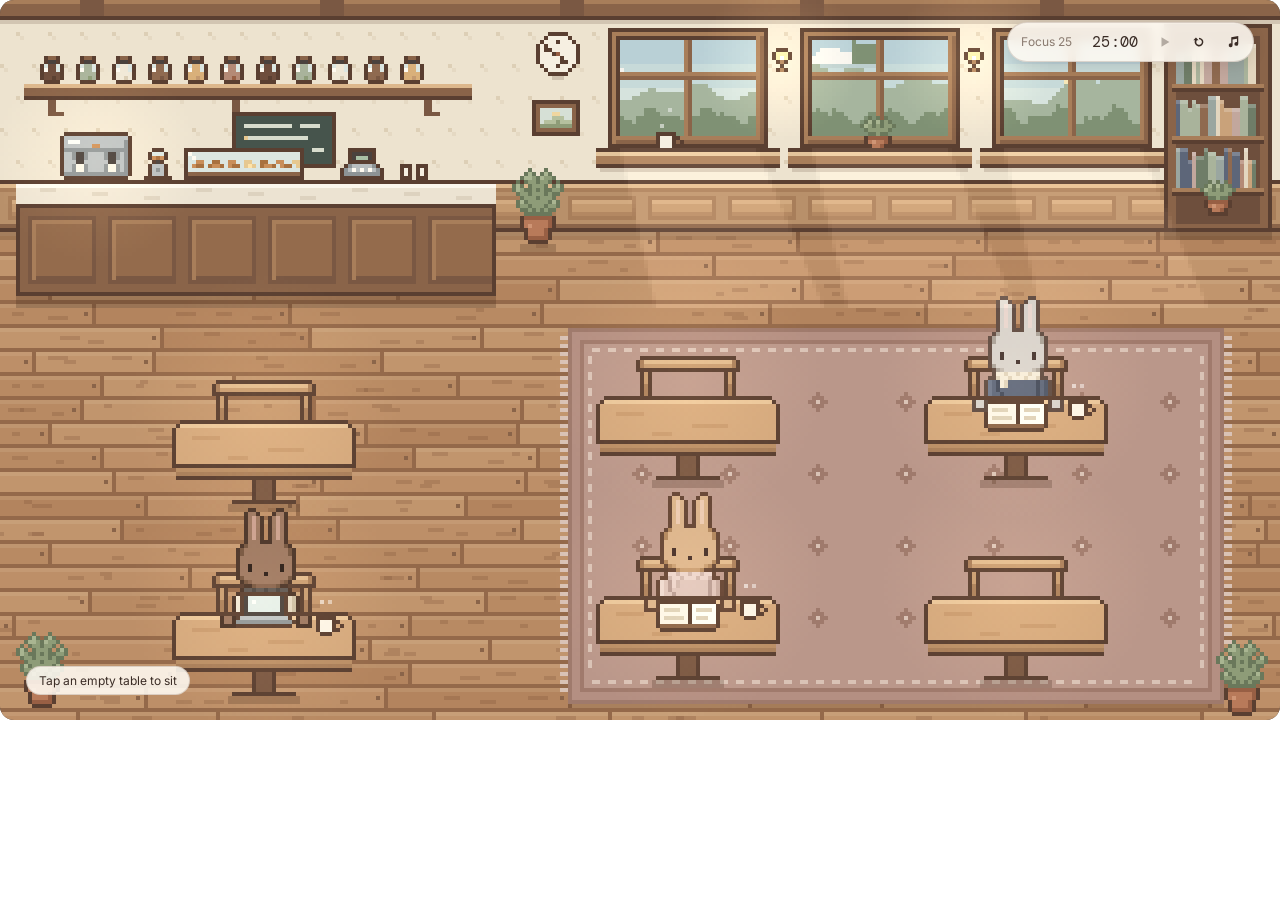
<file: cafe.html>
<!doctype html>
<html lang="en">
<head>
<meta charset="utf-8">
<meta name="viewport" content="width=device-width, initial-scale=1, viewport-fit=cover">
<title>Bunny Café</title>
<link href="https://fonts.googleapis.com/css2?family=DM+Mono:wght@400;500&family=Inter:wght@400;500&display=swap" rel="stylesheet">
<style>
:root{ --pill:rgba(255,251,243,.88); --pill-ink:#3a2c26; --pill-ink2:#8a7b70; --pill-line:rgba(90,63,49,.18); color-scheme:light; }
@media (prefers-color-scheme:dark){ :root:not([data-theme="light"]){ --pill:rgba(42,36,31,.86); --pill-ink:#efe7dc; --pill-ink2:#a59a8d; --pill-line:rgba(255,240,220,.14); color-scheme:dark; } }
:root[data-theme="dark"]{ --pill:rgba(42,36,31,.86); --pill-ink:#efe7dc; --pill-ink2:#a59a8d; --pill-line:rgba(255,240,220,.14); color-scheme:dark; }
html,body{ margin:0; background:transparent; }
.cafe{ position:relative; width:100%; aspect-ratio:16/9; overflow:hidden; border-radius:14px; background:#3b2e27; font-family:Inter,"Noto Sans KR",system-ui,sans-serif; }
.cafe canvas{ position:absolute; inset:0; width:100%; height:100%; image-rendering:pixelated; }
.hud{ position:absolute; top:3%; right:2%; display:flex; align-items:center; gap:2px; padding:4px; border-radius:999px; background:var(--pill); border:1px solid var(--pill-line); backdrop-filter:blur(6px); -webkit-backdrop-filter:blur(6px); color:var(--pill-ink); box-shadow:0 4px 14px rgba(40,25,15,.12); }
.hud button{ font:inherit; color:inherit; background:transparent; border:0; border-radius:999px; height:30px; min-width:30px; padding:0 9px; cursor:pointer; display:inline-flex; align-items:center; justify-content:center; }
.hud button:hover{ background:rgba(120,90,70,.10); }
.hud button:disabled{ opacity:.35; cursor:default; background:transparent; }
.hud .mode{ font-size:12px; color:var(--pill-ink2); }
.hud .time{ font-family:"DM Mono",ui-monospace,monospace; font-size:15px; letter-spacing:.02em; padding:0 6px; min-width:52px; text-align:center; }
.hud svg{ width:14px; height:14px; fill:currentColor; }
.hud .on{ color:#6f7d68; }
.hint{ position:absolute; left:2%; bottom:3.5%; font-size:12px; color:var(--pill-ink); background:var(--pill); border:1px solid var(--pill-line); border-radius:999px; padding:6px 12px; transition:opacity .4s; pointer-events:none; }
.hint.hide{ opacity:0; }
.names{ position:absolute; inset:0; pointer-events:none; }
.name{ position:absolute; transform:translate(-50%,-100%); font-family:Inter,"Noto Sans KR",system-ui,sans-serif; font-size:9px; font-weight:500; line-height:1; white-space:nowrap; max-width:72px; overflow:hidden; text-overflow:ellipsis; padding:2px 6px; border-radius:999px; background:var(--pill); color:var(--pill-ink); border:1px solid var(--pill-line); box-shadow:0 1px 3px rgba(40,25,15,.2); }
.name.me{ background:#6f7d68; color:#fffdf6; border-color:rgba(255,255,255,.2); }
.name.npc{ opacity:.6; font-weight:400; box-shadow:none; }
@media (max-width:480px){ .hud button{ height:26px; min-width:26px; padding:0 6px; } .hud .time{ font-size:13px; min-width:44px; } .hud .mode{ font-size:11px; } .hint{ font-size:11px; } .name{ font-size:8px; max-width:56px; } }
</style>
</head>
<body>
<div class="cafe" id="cafe">
  <canvas id="c" width="320" height="180" role="img" aria-label="Pixel café where bunnies study at tables"></canvas>
  <div class="hud" role="group" aria-label="Focus timer and music">
    <button class="mode" id="mode" title="Change session length">Focus 25</button>
    <span class="time" id="time" aria-live="polite">25:00</span>
    <button id="play" title="Start" aria-label="Start timer"><svg viewBox="0 0 16 16"><path d="M4 2.5v11l9-5.5z"/></svg></button>
    <button id="reset" title="Reset" aria-label="Reset timer"><svg viewBox="0 0 16 16"><path d="M8 3a5 5 0 1 1-4.6 3H1.5L4.5 2.8 7.5 6H5.6A3.2 3.2 0 1 0 8 4.8z"/></svg></button>
    <button id="music" title="Lo-fi music" aria-label="Toggle lo-fi music" aria-pressed="false"><svg viewBox="0 0 16 16"><path d="M6 2.5l8-1.5v9.2a2.2 2.2 0 1 1-1.5-2.1V4.2L7.5 5.1v6.6A2.2 2.2 0 1 1 6 9.6z"/></svg></button>
  </div>
  <div class="names" id="names"></div>
  <div class="hint" id="hint">Tap an empty table to sit</div>
</div>

<script>
(()=>{
const SPR = {"plant_big":["....G...G....","...GhG.GhG...","..GhhgGhggG..",".G.GggGggG.G.","GhG.GgggG.GhG","GhgGGgGgGGggG",".GggGgggGgGG.","..GgggGgggG..",".GhGgggggGhG.",".GggGgggGggG.","..GGgGgGgGG..","...GGGGGGG...","..ORRRRRRRO..","..OrrrrrrRO..","..OrQrrrrRO..","...OrrrrRO...","...OrrrrRO...","...ORRRRRO...","....OOOOO...."],"plant_small":["..G.G.G..",".GhGhGgG.","GhgGgGggG",".GgggggG.","..GGgGG..",".ORRRRRO.",".OrQrrRO.","..OrrRO..","..OOOOO.."],"espresso":["..OOOOOOOOOOOOOOOO..",".OmmmmmmmmmmmmmmmmO.",".OmZZZmmmmmmmmmmmMO.",".OmmmmmmmppmmmmmmMO.",".OMMMMMMMMMMMMMMMMO.",".OmmMkkMmmmmMkkMmMO.",".OmmMkkMmmmmMkkMmMO.",".OmmmkkmmmmmmkkmmMO.",".OmmMccMmmmmMccMmMO.",".OmmMccMmmmmMccMmMO.",".OMMMMMMMMMMMMMMMMO.","..OOOOOOOOOOOOOOOO.."],"jar":[".ODDO.",".OkkO.","OqJJqO","OZJJqO","OJJJJO","OJJjJO",".OOOO."],"grinder":["..OOO..",".OqqqO.",".OpPpO.","..OkO..",".OmmmO.",".OmMmO.",".OmmmO.","OOOOOOO"],"pastry":["OOOOOOOOOOOOOOOOOOOOOOOOOOOOOO","OZqqqqqqqqqqqqqqqqqqqqqqqqqqqO","OqZqqqqqqqqqqqqqqqqqqqqqqqqqqO","OqqppqqPPqqppqqyyqqPPqqppqqyyO","OqpPPqPppPqpPPqyYyqPppPqpPPqyO","OqqqqqqqqqqqqqqqqqqqqqqqqqqqqO","ODDDDDDDDDDDDDDDDDDDDDDDDDDDDO","OOOOOOOOOOOOOOOOOOOOOOOOOOOOOO"],"register":["...OOOOOOO..","...OkkkkkO..","...OkLLLkO..","...OOOOOOO..","..OMmmmmmMO.",".OMmZmZmZmMO",".OMMMMMMMMMO",".OOOOOOOOOOO"],"cups":["OOO.OOO.","OcO.OcO.","OcO.OcO.","OOO.OOO."],"mug":["OOOOO..","OcccOO.","OcccO.O","OcccOO.",".OOO..."],"sconce":[".OOO.","OYYYO","OYZYO",".OCO.","..O..",".OCO."],"clock":["...OOOOO...","..OcccccO..",".OcccOcccO.","OcccccccccO","OcccccccccO","OcccccccccO","OcccccccccO","OcccccccccO",".OcccOcccO.","..OcccccO..","...OOOOO..."],"chair":[".OOOOOOOOOOOOOOOOOOOOOOOO.","OCAAAAAAAAAAAAAAAAAAAAAACO","OCBBBBBBBBBBBBBBBBBBBBBBCO","OOOOOOOOOOOOOOOOOOOOOOOOOO",".OBO..................OBO.",".OBO..................OBO.",".OBO..................OBO.",".OCO..................OCO.",".OCO..................OCO.",".OCO..................OCO."],"book_open":[".OOOOOOOOOOOOOO.","OcccccccOZZZZZZO","OcxxxxccOZxxxxZO","OcccccccOZZZZZZO","OcxxxxxcOZxxxZZO","OcccccccOZZZZZZO","ODDDDDDDDDDDDDDO",".OOOOOOOOOOOOOO."],"laptop":["..OOOOOOOOOOOO..","..OkqqqqqqqqkO..","..OkqZqqqqqqkO..","..OkqqqqqqqqkO..","..OkqqqqqqqqkO..","..OkkkkkkkkkkO..",".OmmmmmmmmmmmmO.","OMMMMMMMMMMMMMMO",".OOOOOOOOOOOOOO."],"frame_art":["OOOOOOOOOOOO","ODDDDDDDDDDO","ODssssssssDO","ODsssYYsssDO","ODssslllssDO","ODslllLlllDO","ODLLLLLLLLDO","ODDDDDDDDDDO","OOOOOOOOOOOO"]};
const qs = new URLSearchParams(location.search);
const CFG = {
  lat: parseFloat(qs.get('lat')) || 46.0727,   // Pécs
  lon: parseFloat(qs.get('lon')) || 18.2323,
  fur: qs.get('fur') || 'ivory',
  outfit: qs.get('outfit') || 'Sage knit',
  music: qs.get('music') || '',                // optional: your own audio file URL
  phase: qs.get('phase') || '',                // preview only: day | dawn | dusk | night
  weather: qs.get('weather') || '',            // preview only: clear | cloudy | rain | storm | snow | fog
};
const W=320, H=180;
const cv=document.getElementById('c'), ctx=cv.getContext('2d');
const bg=document.createElement('canvas'); bg.width=W; bg.height=H; const bx=bg.getContext('2d');

// ---------- palette ----------
const PAL = {
  O:'#5a3f31', D:'#8a6449', C:'#a87e5a', B:'#c49a70', A:'#dcb78c',
  c:'#f6efe1', Z:'#fffaf0', x:'#d8ccb4',
  g:'#8e9c78', G:'#6a785b', h:'#a9b591',
  r:'#b87a5a', R:'#985f44', Q:'#cf9575',
  m:'#b9bebf', M:'#8d9395', k:'#4a423e', p:'#c98e5a', P:'#a8703f', y:'#e6c890',
  Y:'#ffe3a8', L:'#a9bfa5', q:'#dce6e1', J:'#6f4e3d', j:'#5a3f31',
  s:'#cfdad0', l:'#a9b591',
};
function spr(c, name, x, y, over){
  const g=SPR[name];
  for(let j=0;j<g.length;j++){ const r=g[j];
    for(let i=0;i<r.length;i++){ const ch=r[i]; if(ch==='.') continue;
      c.fillStyle=(over&&over[ch])||PAL[ch]; c.fillRect(x+i,y+j,1,1); } }
}
function P(c,x,y,w,h,col){ c.fillStyle=col; c.fillRect(x|0,y|0,w,h); }
let seed=7; function rnd(){ seed=(seed*16807)%2147483647; return seed/2147483647; }

// ---------- static layer ----------
const WINS=[{x:152,y:7},{x:200,y:7},{x:248,y:7}], WW=40, WH=30;
const SEATS=[{cx:66,cy:112},{cx:66,cy:160},{cx:172,cy:106},{cx:254,cy:106},{cx:172,cy:156},{cx:254,cy:156}];

function drawStatic(){
  const c=bx; seed=7; c.clearRect(0,0,W,H);
  // wallpaper
  P(c,0,0,W,58,'#ede3cf');
  for(let y=8;y<46;y+=8) for(let x=((y/8)%2)*4;x<W;x+=8){ P(c,x,y,1,1,'#ddcfb6'); P(c,x+1,y+1,1,1,'#e5d9c3'); }
  // ceiling beam
  P(c,0,0,W,4,'#8a6449'); P(c,0,0,W,1,'#a87e5a'); P(c,0,4,W,1,'#5a3f31'); P(c,0,5,W,1,'rgba(90,63,49,.18)');
  for(let x=20;x<W;x+=60){ P(c,x,0,6,5,'#7a5843'); P(c,x,4,6,1,'#5a3f31'); }
  // wainscot
  P(c,0,45,W,1,'#5a3f31'); P(c,0,46,W,1,'#dcb78c'); P(c,0,47,W,1,'#a87e5a');
  P(c,0,48,W,8,'#b8906a');
  for(let x=2;x<W;x+=20){ P(c,x,49,17,6,'#a87e5a'); P(c,x+1,50,15,4,'#c49a70'); P(c,x+1,50,15,1,'#d2aa80'); P(c,x+1,53,15,1,'#b38862'); }
  P(c,0,56,W,1,'#8a6449'); P(c,0,57,W,1,'#5a3f31');
  // floor planks
  const tones=['#bd8f68','#b88a63','#b3845e','#c1956d'];
  for(let y=58,row=0;y<H;y+=6,row++){
    let x=-Math.floor(rnd()*40);
    while(x<W){ const len=30+Math.floor(rnd()*34), t=tones[Math.floor(rnd()*tones.length)];
      P(c,x,y,len,5,t); P(c,x,y,len,1,'rgba(255,240,215,.10)');
      for(let k=0;k<3;k++){ const gx=x+3+Math.floor(rnd()*(len-8)), gy=y+1+Math.floor(rnd()*3); P(c,gx,gy,2+Math.floor(rnd()*4),1,'rgba(110,70,45,.22)'); }
      P(c,x+len-1,y,1,5,'#94694a'); P(c,x+len-3,y+2,1,1,'#8a6449'); x+=len; }
    P(c,0,y+5,W,1,'#94694a');
  }
  P(c,0,58,W,2,'rgba(70,45,30,.22)');
  // rug
  const rx=142, ry=82, rw=164, rh=94;
  P(c,rx,ry,rw,rh,'#9f7a6c'); P(c,rx+1,ry+1,rw-2,rh-2,'#b48f82');
  P(c,rx+3,ry+3,rw-6,rh-6,'#a07a6c'); P(c,rx+4,ry+4,rw-8,rh-8,'#ba978a');
  for(let x=rx+6;x<rx+rw-6;x+=4){ P(c,x,ry+5,2,1,'#d9c2b5'); P(c,x,ry+rh-6,2,1,'#d9c2b5'); }
  for(let y=ry+7;y<ry+rh-7;y+=4){ P(c,rx+5,y,1,2,'#d9c2b5'); P(c,rx+rw-6,y,1,2,'#d9c2b5'); }
  for(let y=ry+16;y<ry+rh-12;y+=18) for(let x=rx+16;x<rx+rw-12;x+=22){
    P(c,x+2,y,1,1,'#9f7a6c'); P(c,x+1,y+1,3,1,'#9f7a6c'); P(c,x,y+2,5,1,'#9f7a6c'); P(c,x+1,y+3,3,1,'#9f7a6c'); P(c,x+2,y+4,1,1,'#9f7a6c'); P(c,x+2,y+2,1,1,'#d9c2b5'); }
  for(let y=ry+2;y<ry+rh-2;y+=2){ P(c,rx-2,y,2,1,'#d9c2b5'); P(c,rx+rw,y,2,1,'#d9c2b5'); }
  P(c,rx,ry+rh,rw,1,'rgba(70,45,30,.2)');
  // shelf + jars
  const jarCols=[['#6f4e3d','#5a3f31'],['#a9b39b','#8e9c78'],['#efe7d6','#d8ccb4'],['#8f6a50','#7a5843'],['#d9b07a','#c49a70'],['#b48a76','#985f44']];
  for(let i=0;i<11;i++){ const [J,j]=jarCols[i%jarCols.length]; spr(c,'jar',10+i*9,14,{J,j}); }
  P(c,6,21,112,1,'#dcb78c'); P(c,6,22,112,2,'#8a6449'); P(c,6,24,112,1,'#5a3f31');
  [12,58,106].forEach(x=>{ P(c,x,25,2,4,'#7a5843'); P(c,x+1,28,3,1,'#7a5843'); });
  // menu board
  P(c,58,28,26,14,'#5a3f31'); P(c,59,29,24,12,'#46544c');
  [[61,31,12],[61,34,16],[61,37,10],[75,31,5],[78,37,3]].forEach(([x,y,w])=>P(c,x,y,w,1,'#d7dccd'));
  P(c,61,34,1,1,'#e6c890');
  // clock + art
  spr(c,'clock',134,8); P(c,138,19,3,1,'rgba(90,63,49,.2)');
  spr(c,'frame_art',133,25,{s:'#d6e0d6',l:'#b5c09e',L:'#8e9c78',Y:'#efd6a0'});
  // windows (glass transparent)
  WINS.forEach(w=>{
    const {x,y}=w;
    c.clearRect(x+3,y+3,WW-6,WH-6);
    P(c,x,y,WW,3,'#8a6449'); P(c,x,y+WH-3,WW,3,'#8a6449'); P(c,x,y,3,WH,'#8a6449'); P(c,x+WW-3,y,3,WH,'#8a6449');
    P(c,x,y,WW,1,'#5a3f31'); P(c,x,y+WH-1,WW,1,'#5a3f31'); P(c,x,y,1,WH,'#5a3f31'); P(c,x+WW-1,y,1,WH,'#5a3f31');
    P(c,x+1,y+1,WW-2,1,'#a87e5a'); P(c,x+1,y+1,1,WH-2,'#a87e5a');
    P(c,x+2,y+2,WW-4,1,'#5a3f31'); P(c,x+2,y+2,1,WH-4,'#5a3f31'); P(c,x+2,y+WH-3,WW-4,1,'#a87e5a'); P(c,x+WW-3,y+2,1,WH-4,'#a87e5a');
    P(c,x+19,y+3,2,WH-6,'#8a6449'); P(c,x+19,y+3,1,WH-6,'#a87e5a');
    P(c,x+3,y+11,WW-6,2,'#8a6449'); P(c,x+3,y+11,WW-6,1,'#a87e5a');
    // sill
    P(c,x-3,y+WH,WW+6,1,'#5a3f31'); P(c,x-3,y+WH+1,WW+6,1,'#e3c49b'); P(c,x-3,y+WH+2,WW+6,2,'#a87e5a'); P(c,x-3,y+WH+4,WW+6,1,'#5a3f31');
    P(c,x-2,y+WH+5,WW+4,1,'rgba(90,63,49,.18)');
  });
  spr(c,'plant_small',215,WINS[1].y+WH-8);
  spr(c,'mug',164,WINS[0].y+WH-4);
  // sconces
  spr(c,'sconce',193,12); spr(c,'sconce',241,12);
  // bookshelf
  const sx=291, sy=6, sw=27, sh=52;
  P(c,sx,sy,sw,sh,'#5a3f31'); P(c,sx+1,sy+1,sw-2,sh-2,'#8a6449'); P(c,sx+3,sy+3,sw-6,sh-5,'#6e4f3d');
  const spines=['#9aa6a0','#c9a27a','#b48a76','#6f7d68','#e3d6bf','#8f6a50','#5d6679','#c2a79d','#a9b39b'];
  [sy+3,sy+16,sy+29].forEach((top,si)=>{
    let x=sx+3; while(x<sx+sw-4){ const w=1+Math.floor(rnd()*2), hgt=7+Math.floor(rnd()*4), col=spines[Math.floor(rnd()*spines.length)];
      if(rnd()<.12 && x<sx+sw-8){ P(c,x,top+12-6,7,2,col); P(c,x,top+12-6,7,1,'rgba(255,255,255,.18)'); x+=8; continue; }
      P(c,x,top+12-hgt,w,hgt,col); P(c,x,top+12-hgt,w,1,'rgba(255,255,255,.2)'); x+=w; }
    P(c,sx+2,top+12,sw-4,1,'#a87e5a'); P(c,sx+2,top+13,sw-4,1,'#5a3f31');
  });
  spr(c,'plant_small',sx+9,sy+42-3);
  P(c,sx,sy+sh,sw,2,'rgba(70,45,30,.25)');
  // counter
  const cx0=4, cw=120;
  spr(c,'espresso',14,33); spr(c,'grinder',36,37); spr(c,'pastry',46,37); spr(c,'register',84,37); spr(c,'cups',100,41);
  P(c,cx0,45,cw,1,'#5a3f31'); P(c,cx0,46,cw,5,'#ece3d2'); P(c,cx0,46,cw,1,'#fbf6ec');
  for(let i=0;i<9;i++){ P(c,cx0+6+i*13,47+(i%3),4,1,'#ddd2bf'); }
  P(c,cx0,51,cw,1,'#5a3f31'); P(c,cx0,52,cw,22,'#8a6449');
  for(let x=cx0+3;x<cx0+cw-12;x+=20){ P(c,x,54,17,17,'#7a5843'); P(c,x+1,55,15,15,'#946b4c'); P(c,x+1,55,15,1,'#a87e5a'); P(c,x+1,55,1,15,'#a87e5a'); P(c,x+2,69,14,1,'#7a5843'); }
  P(c,cx0,52,1,22,'#5a3f31'); P(c,cx0+cw-1,52,1,22,'#5a3f31'); P(c,cx0,73,cw,1,'#5a3f31');
  P(c,cx0,74,cw,3,'rgba(70,45,30,.28)');
  // plants
  spr(c,'plant_big',128,42); P(c,130,61,9,2,'rgba(70,45,30,.25)');
  spr(c,'plant_big',4,158); spr(c,'plant_big',304,160);
}

// ---------- outside ----------
const hills=[], trees=[];
(function(){ for(let i=0;i<WW*6;i++){ hills[i]=11+Math.round(3*Math.sin(i/13)+2*Math.sin(i/5.3+1)+1.2*Math.sin(i/2.1)); trees[i]=19+Math.round(1.5*Math.sin(i/2.3)+Math.sin(i/1.1+2)+ (i%7===0?-1:0)); } })();
const SKY={
  day:   {b:['#b9d0d6','#c7dad9','#d6e3dd','#e4ece2'], hill:'#a6b59e', tree:'#7f9174', city:null},
  cloudy:{b:['#c4cbcb','#ced3d1','#d8dcd7','#e1e3dd'], hill:'#a8aea2', tree:'#828c7b', city:null},
  dusk:  {b:['#b49aa8','#d7a99a','#ebc1a2','#f3d7b4'], hill:'#9a8584', tree:'#6e6466', city:'#ffd9a0'},
  dawn:  {b:['#c3c3d2','#dcc6c8','#ecd2c2','#f4e2cc'], hill:'#a99c9c', tree:'#7c7677', city:null},
  night: {b:['#2c3550','#36405c','#424b66','#4d5670'], hill:'#283146', tree:'#1f2738', city:'#f6cf86'},
};
let env={phase:'day', weather:'clear', code:0, flash:0, sunrise:6.5, sunset:18};
function bpHour(){
  const p=new Intl.DateTimeFormat('en-GB',{timeZone:'Europe/Budapest',hour:'2-digit',minute:'2-digit',hour12:false}).formatToParts(new Date());
  const h=+p.find(x=>x.type==='hour').value%24, m=+p.find(x=>x.type==='minute').value; return {h,m,f:h+m/60};
}
function bpMonth(){ return +new Intl.DateTimeFormat('en-GB',{timeZone:'Europe/Budapest',month:'numeric'}).format(new Date())-1; }
const SR=[7.4,6.9,6.1,6.1,5.3,4.9,5.1,5.7,6.3,6.9,6.6,7.3], SS=[16.4,17.1,17.8,19.5,20.1,20.5,20.4,19.8,18.9,17.9,16.3,16.0];
function updatePhase(){
  const t=bpHour().f, sr=env.sunrise, ss=env.sunset;
  env.phase = (t<sr-0.7||t>ss+0.8)?'night' : (t<sr+0.8)?'dawn' : (t>ss-0.9)?'dusk' : 'day';
  if(CFG.phase) env.phase=CFG.phase;
  if(CFG.weather) env.weather=CFG.weather;
}
function weatherFromCode(c){
  if([95,96,99].includes(c)) return 'storm';
  if((c>=71&&c<=77)||c===85||c===86) return 'snow';
  if((c>=51&&c<=67)||(c>=80&&c<=82)) return 'rain';
  if(c===45||c===48) return 'fog';
  if(c===2||c===3) return 'cloudy';
  return 'clear';
}
async function fetchWeather(){
  try{
    const u=`https://api.open-meteo.com/v1/forecast?latitude=${CFG.lat}&longitude=${CFG.lon}&current=weather_code&daily=sunrise,sunset&timezone=Europe%2FBudapest&forecast_days=1`;
    const r=await fetch(u); const d=await r.json();
    env.code=d.current.weather_code; env.weather=weatherFromCode(env.code);
    const hm=s=>{ const t=s.split('T')[1].split(':'); return +t[0]+(+t[1])/60; };
    env.sunrise=hm(d.daily.sunrise[0]); env.sunset=hm(d.daily.sunset[0]);
  }catch(e){ /* offline or blocked: keep time-of-day only */ }
  if(CFG.weather) env.weather=CFG.weather;
  updatePhase();
}
const clouds=[{x:10,y:6,w:14},{x:70,y:3,w:18},{x:120,y:8,w:12},{x:160,y:4,w:16}];
const flakes=Array.from({length:70},()=>({x:Math.random()*160,y:Math.random()*30,s:Math.random()*.5+.3}));
const drops=Array.from({length:60},()=>({x:Math.random()*170,y:Math.random()*30}));
function drawOutside(tick){
  const ph=env.phase, wx=env.weather;
  let pal=SKY[ph];
  if((wx==='cloudy'||wx==='rain'||wx==='storm'||wx==='fog'||wx==='snow') && ph==='day') pal=SKY.cloudy;
  const ox=WINS[0].x, oy=WINS[0].y+3, span=WINS[2].x+WW-ox, gh=WH-6;
  ctx.save(); ctx.beginPath(); WINS.forEach(w=>ctx.rect(w.x+3,w.y+3,WW-6,WH-6)); ctx.clip();
  pal.b.forEach((col,i)=>P(ctx,ox,oy+i*Math.ceil(gh/4),span,Math.ceil(gh/4),col));
  // sun / moon
  const t=bpHour().f;
  if(wx==='clear'||wx==='cloudy'){
    if(ph==='night'){ const mx=ox+span*0.72, my=oy+5; P(ctx,mx,my,4,4,'#eee6cf'); P(ctx,mx+1,my-1,2,1,'#eee6cf'); P(ctx,mx+1,my+4,2,1,'#eee6cf'); P(ctx,mx-1,my+1,1,2,'#eee6cf'); P(ctx,mx+4,my+1,1,2,'#eee6cf'); P(ctx,mx+2,my,2,2,'#d8cfb6');
      for(let i=0;i<18;i++){ const sx=ox+((i*37)%span), sy=oy+((i*13)%10); if(((tick>>2)+i)%9) P(ctx,sx,sy,1,1,'#e9e4d2'); } }
    else { const f=Math.min(1,Math.max(0,(t-env.sunrise)/(env.sunset-env.sunrise))); const sx=ox+4+f*(span-12), sy=oy+12-Math.round(Math.sin(f*Math.PI)*9);
      const sc=ph==='day'?'#f6e7b8':'#f2c48f'; P(ctx,sx,sy,4,4,sc); P(ctx,sx+1,sy-1,2,1,sc); P(ctx,sx+1,sy+4,2,1,sc); P(ctx,sx-1,sy+1,1,2,sc); P(ctx,sx+4,sy+1,1,2,sc); }
  }
  // clouds
  const nC = wx==='clear'?2:4, cc = ph==='night'?'#4a5470':(wx==='rain'||wx==='storm')?'#b3b9ba':'#f4f2ec';
  for(let i=0;i<nC;i++){ const cl=clouds[i]; const x=ox+((cl.x+tick*0.05*(i+1))%(span+30))-20;
    P(ctx,x+2,oy+cl.y,cl.w-4,1,cc); P(ctx,x,oy+cl.y+1,cl.w,2,cc); P(ctx,x+3,oy+cl.y-1,5,1,cc); P(ctx,x+1,oy+cl.y+3,cl.w-2,1,'rgba(0,0,0,.05)'); }
  // Mecsek hills + cathedral + trees
  for(let i=0;i<span;i++){ const hh=hills[i]; P(ctx,ox+i,oy+hh,1,gh-hh,pal.hill); }
  const cx=ox+span*0.45|0, base=oy+hills[cx-ox]-1;
  [[0,7],[6,7],[1,5],[5,5]].forEach(([dx,hh],k)=>P(ctx,cx+dx,base-hh,1,hh, k<2?pal.tree:pal.tree));
  P(ctx,cx,base-3,7,3,pal.tree); P(ctx,cx+2,base-5,3,2,pal.tree);
  if(pal.city){ for(let i=0;i<span;i+=5){ const y=oy+hills[i]+2+(i%3); if((i*7)%3) P(ctx,ox+i,y,1,1,pal.city); } }
  for(let i=0;i<span;i++){ const th=trees[i]; P(ctx,ox+i,oy+th,1,gh-th,pal.tree); }
  // weather
  if(wx==='rain'||wx==='storm'){
    drops.forEach(d=>{ d.y+=2.2; d.x-=0.6; if(d.y>gh){ d.y=-2; d.x=Math.random()*(span+10); }
      P(ctx,ox+d.x,oy+d.y,1,2,ph==='night'?'#7d8aa3':'#a7b4bb'); });
    if(wx==='storm' && Math.random()<0.006) env.flash=3;
  }
  if(wx==='snow'){ flakes.forEach(f=>{ f.y+=f.s; f.x+=Math.sin((tick+f.y)/9)*0.3; if(f.y>gh){ f.y=-1; f.x=Math.random()*span; } P(ctx,ox+f.x,oy+f.y,1,1,'#fbfaf5'); }); }
  if(wx==='fog'){ for(let i=0;i<3;i++){ P(ctx,ox,oy+10+i*5,span,3,'rgba(240,240,236,.35)'); } }
  if(env.flash>0){ P(ctx,ox,oy,span,gh,'rgba(255,255,255,.55)'); env.flash--; }
  ctx.restore();
}

// ---------- bunnies ----------
const BUN=[
".......OO.....OO.......","......OWWO...OWWO......","......OWPWO.OWPWO......","......OWPWO.OWPWO......",
"......OWPWO.OWPWO......","......OWPWO.OWPWO......","......OWPWO.OWPWO......","......OWPWO.OWPWO......",
"......OWWWOOOWWWO......",".....OtWWWWWWWWWtO.....","....OtWWWWWWWWWWWtO....","....OtWWWWWWWWWWWtO....",
"....OWWWWWWWWWWWWWO....","....OWWWWWWWWWWWWWO....","....OWWEWWWWWWWEWWO....","....OWWEWWWWWWWEWWO....",
"....OWWWWWWNWWWWWWO....","....OtWWWWWWWWWWWtO....",".....OtwWWWWWWWwtO.....","......OOtwwwwwtOO......",
".....OMMmMMmMMmMMO.....","....OOmMMmMMMmMMmOO....","...OjKqMmKKKKKKKqKkO...","...OjKqMmKKKKKKKqKkO...",
"...OjKqKKKKKKKKKqKkO...","...OjKKqKKKKKKKKqKkO...",
];
const FURS={
  ivory:{W:'#f8f2e2',w:'#ece0c7',t:'#dcc6a3',P:'#efdccb',E:'#5a3d30',O:'#6f4e3d'},
  cream:{W:'#efdfc2',w:'#e0caa5',t:'#c9ad85',P:'#e8cdb8',E:'#5a3d30',O:'#6f4e3d'},
  caramel:{W:'#d6b089',w:'#c39a71',t:'#ad845c',P:'#e6c5ad',E:'#46302a',O:'#634434'},
  cocoa:{W:'#9a7660',w:'#86634e',t:'#745540',P:'#c69d8c',E:'#2c1f1a',O:'#4a3429'},
  grey:{W:'#d2cdc7',w:'#bdb6ae',t:'#a69e95',P:'#e3d1ca',E:'#463632',O:'#5f4b42'},
  charcoal:{W:'#6e6560',w:'#5e5650',t:'#4f4843',P:'#a08d86',E:'#1e1715',O:'#3a2c26'},
};
const OUTFITS={
  'Sage knit':{K:'#b3b49c',k:'#979a80',j:'#c6c6b0',q:'#8a8d74',M:'#a87a6a',m:'#8c6353',n:'#c9a898'},
  'Oatmeal':{K:'#ddd2bd',k:'#c6b9a0',j:'#e9e0cf',q:'#b6a88e',M:'#5e5753',m:'#4c4643',n:'#8a827d'},
  'Navy':{K:'#5d6679',k:'#4d5566',j:'#6e778a',q:'#444b5b',M:'#ece4d3',m:'#d8ccb6',n:'#f6f0e4'},
  'Rose':{K:'#d8bfb6',k:'#c2a79d',j:'#e6d2ca',q:'#b39890',M:'#e3cdc5',m:'#cab1a8',n:'#ecdcd5'},
  'Doctor':{K:'#f2efe9',k:'#dbd6cc',j:'#fbfaf6',q:'#c9c3b8',M:'#8fa9a0',m:'#7a948b',n:'#a9bfb7'},
  'Corduroy':{K:'#9b7a5c',k:'#85674c',j:'#ad8e70',q:'#7a5d44',M:'#eadfca',m:'#d4c6ac',n:'#f3ebdc'},
};
let npcs={1:{fur:'cocoa',outfit:'Oatmeal',item:'laptop',phase:3},3:{fur:'grey',outfit:'Navy',item:'book',phase:11},4:{fur:'caramel',outfit:'Rose',item:'book',phase:19}};
const me={fur:FURS[CFG.fur]?CFG.fur:'ivory', outfit:OUTFITS[CFG.outfit]?CFG.outfit:'Sage knit', item:'book', phase:0, seat:null};
const qsSeat=parseInt(qs.get('seat'),10); if(!isNaN(qsSeat)&&SEATS[qsSeat]&&!npcs[qsSeat]) me.seat=qsSeat;

// 부모(앱)에서 '지금 공부 중인 친구' 목록을 받아 카페 자리에 앉힌다.
// 메시지를 한 번이라도 받으면 기본 NPC는 실제 친구로 대체된다(단독 실행 시엔 기본 NPC 유지).
let cafeFriends=null, meName='';
const esc=s=>String(s).replace(/[&<>"']/g,c=>({'&':'&amp;','<':'&lt;','>':'&gt;','"':'&quot;',"'":'&#39;'}[c]));
// 접속한 친구가 없거나 적을 때 카페가 휑하지 않게 채워 넣는 단골 NPC들.
const NPC_POOL=[
  {name:'모카', fur:'cocoa',    outfit:'Oatmeal',   item:'laptop'},
  {name:'라테', fur:'ivory',    outfit:'Sage knit', item:'book'},
  {name:'보리', fur:'caramel',  outfit:'Rose',      item:'book'},
  {name:'쑥',   fur:'grey',     outfit:'Navy',      item:'laptop'},
  {name:'콩',   fur:'charcoal', outfit:'Corduroy',  item:'book'},
  {name:'별',   fur:'cream',    outfit:'Doctor',    item:'book'},
];
const MIN_CAFE=3; // 나를 제외하고 카페에 늘 보일 최소 토끼 수 (친구가 적으면 NPC로 채움)
function applyFriends(list){
  npcs={};
  const order=[2,4,0,3,1,5]; let k=0;
  const nextSeat=()=>{ while(k<order.length && order[k]===me.seat) k++; return k<order.length?order[k++]:-1; };
  // 1) 실제 공부 중인 친구 먼저 앉힌다 (이름표 표시)
  for(const f of (list||[])){
    const seat=nextSeat(); if(seat<0) break;
    npcs[seat]={ fur:FURS[f.fur]?f.fur:'ivory', outfit:OUTFITS[f.outfit]?f.outfit:'Sage knit', item:(f.item==='laptop'?'laptop':'book'), phase:(seat*9+5)%40, name:f.name||'' };
  }
  // 2) 남은 빈 자리를 단골 NPC로 채운다 (카페가 비어 보이지 않게)
  let p=0;
  while(Object.keys(npcs).length < MIN_CAFE){
    const seat=nextSeat(); if(seat<0) break;
    const n=NPC_POOL[p++ % NPC_POOL.length];
    npcs[seat]={ fur:n.fur, outfit:n.outfit, item:n.item, phase:(seat*9+5)%40, name:n.name, npc:true };
  }
  renderNames();
}
function reflowFriends(){ if(cafeFriends) applyFriends(cafeFriends); else renderNames(); }
// 카페 토끼 위 이름표 (친구 + 나). 좌표는 320x180 씬 기준 %라 창 크기에 맞춰 자동 스케일.
function renderNames(){
  const host=document.getElementById('names'); if(!host) return;
  let html='';
  SEATS.forEach((s,i)=>{
    let nm=null, cls='';
    if(npcs[i]&&npcs[i].name){ nm=npcs[i].name; if(npcs[i].npc) cls=' npc'; }
    else if(me.seat===i&&meName){ nm=meName; cls=' me'; }
    if(!nm) return;
    const x=s.cx/320*100, y=(s.cy-36)/180*100;
    html+=`<div class="name${cls}" style="left:${x}%;top:${y}%">${esc(nm)}</div>`;
  });
  host.innerHTML=html;
}
window.addEventListener('message',(e)=>{
  const d=e.data; if(!d||d.type!=='petale-cafe') return;
  if(typeof d.meName==='string') meName=d.meName;
  if(Array.isArray(d.friends)){ cafeFriends=d.friends; applyFriends(d.friends); }
  else renderNames();
});

function drawBunny(x0,y0,o,blink,dip){
  const pal=Object.assign({},OUTFITS[o.outfit],FURS[o.fur]);
  for(let y=0;y<BUN.length;y++){ const r=BUN[y]; const yy=(dip&&y<20)?y+1:y;
    for(let x=0;x<r.length;x++){ let ch=r[x]; if(ch==='.') continue;
      if(blink&&y===14&&(x===7||x===15)) ch='W';
      if(blink&&y===15&&[6,8,14,16].includes(x)) ch='E';
      if(ch==='N') ch='E';
      P(ctx,x0+x,y0+yy,1,1,pal[ch]); } }
  return pal;
}
function drawTable(cx,cy,hl){
  const x=cx-23, y=cy-7;
  P(ctx,cx-3,cy+8,6,6,'#7a5843'); P(ctx,cx-3,cy+8,1,6,'#5a3f31'); P(ctx,cx+2,cy+8,1,6,'#5a3f31');
  P(ctx,cx-8,cy+13,16,1,'#5a3f31'); P(ctx,cx-9,cy+14,18,2,'rgba(70,45,30,.25)');
  P(ctx,x+2,y,42,1,'#5a3f31'); P(ctx,x+1,y+1,1,1,'#5a3f31'); P(ctx,x+44,y+1,1,1,'#5a3f31');
  P(ctx,x,y+2,1,9,'#5a3f31'); P(ctx,x+45,y+2,1,9,'#5a3f31');
  P(ctx,x+2,y+1,42,1,'#e6c398'); P(ctx,x+1,y+2,44,9,'#d2a77c');
  P(ctx,x+5,y+4,7,1,'#c79a6f'); P(ctx,x+24,y+7,9,1,'#c79a6f'); P(ctx,x+14,y+9,5,1,'#c79a6f');
  P(ctx,x,y+11,46,1,'#5a3f31'); P(ctx,x+1,y+12,44,2,'#a87e5a'); P(ctx,x+1,y+12,44,1,'#b88d65'); P(ctx,x+1,y+14,44,1,'#5a3f31');
  if(hl){ ctx.fillStyle='rgba(255,250,235,.85)'; [[x-1,y-1,48,1],[x-1,y+15,48,1],[x-1,y-1,1,17],[x+46,y-1,1,17]].forEach(a=>ctx.fillRect(...a)); }
}
function steam(x,y,t){ const s=(t>>1)%4; P(ctx,x+1,y-2-s,1,1,'rgba(255,255,255,.55)'); P(ctx,x+3,y-4-((s+2)%4),1,1,'rgba(255,255,255,.45)'); }

// ---------- lighting ----------
function lighting(){
  const ph=env.phase, wx=env.weather;
  let a=0, col='rgba(25,22,45,';
  if(ph==='night') a=.40; else if(ph==='dusk'){ a=.14; col='rgba(110,60,40,'; } else if(ph==='dawn'){ a=.10; col='rgba(90,70,90,'; }
  if(ph==='day'&&(wx==='rain'||wx==='storm'||wx==='snow'||wx==='fog')) { a=.12; col='rgba(60,65,80,'; }
  if(a>0){ ctx.fillStyle=col+a+')'; ctx.fillRect(0,0,W,H); }
  const glow=(x,y,r,s)=>{ const g=ctx.createRadialGradient(x,y,1,x,y,r); g.addColorStop(0,`rgba(255,214,150,${s})`); g.addColorStop(1,'rgba(255,214,150,0)'); ctx.fillStyle=g; ctx.fillRect(x-r,y-r,r*2,r*2); };
  ctx.save(); ctx.globalCompositeOperation='lighter';
  const k = ph==='night'?1:ph==='day'&&(wx==='clear'||wx==='cloudy')?0.35:0.65;
  SEATS.forEach(s=>glow(s.cx,s.cy-10,34,.16*k));
  glow(195,15,20,.30*k); glow(243,15,20,.30*k); glow(24,40,26,.18*k);
  ctx.restore();
  if(ph!=='night'){ ctx.save(); ctx.globalCompositeOperation='lighter'; const k2=ph==='day'?.06:.04;
    WINS.forEach(w=>{ ctx.fillStyle=`rgba(255,246,220,${k2})`; ctx.beginPath(); ctx.moveTo(w.x+3,w.y+WH); ctx.lineTo(w.x+WW-3,w.y+WH); ctx.lineTo(w.x+WW+14,w.y+WH+40); ctx.lineTo(w.x+12,w.y+WH+40); ctx.fill(); });
    ctx.restore(); }
}

// ---------- frame ----------
let tick=0, hover=null;
function clockHands(){
  const {h,m}=bpHour(), cx=139, cy=13;
  const ang=(v)=>v*Math.PI*2-Math.PI/2;
  const line=(a,len,col)=>{ for(let i=1;i<=len;i++) P(ctx,Math.round(cx+Math.cos(a)*i),Math.round(cy+Math.sin(a)*i),1,1,col); };
  line(ang(m/60),4,'#5a3f31'); line(ang(((h%12)+m/60)/12),3,'#5a3f31'); P(ctx,cx,cy,1,1,'#985f44');
}
function frame(){
  tick++;
  ctx.clearRect(0,0,W,H);
  drawOutside(tick);
  ctx.drawImage(bg,0,0);
  if(env.weather==='snow') WINS.forEach(w=>P(ctx,w.x-3,w.y+WH,WW+6,1,'#fbfaf5'));
  clockHands();
  steam(164,WINS[0].y+WH-4,tick);
  SEATS.forEach((s,i)=>{
    const o=npcs[i]||(me.seat===i?me:null);
    spr(ctx,'chair',s.cx-13,s.cy-17);
    let pal=null;
    if(o){ const t=tick+o.phase; const studying=o===me?(timer.running&&mode.key!=='break'):true;
      pal=drawBunny(s.cx-11,s.cy-33,o,(t%44)<2,studying&&(t%26)>=17); }
    drawTable(s.cx,s.cy,hover===i&&!o);
    if(o){
      if(o.item==='laptop') spr(ctx,'laptop',s.cx-8,s.cy-12); else { spr(ctx,'book_open',s.cx-8,s.cy-6); if(((tick+o.phase)%70)<3) P(ctx,s.cx+1,s.cy-8,5,6,'#fffaf0'); }
      [[-11],[8]].forEach(([dx])=>{ P(ctx,s.cx+dx,s.cy-6,4,3,pal.O); P(ctx,s.cx+dx+1,s.cy-6,2,2,pal.W); });
      spr(ctx,'mug',s.cx+13,s.cy-6); steam(s.cx+13,s.cy-6,tick+o.phase);
    }
  });
  lighting();
}
drawStatic(); updatePhase(); fetchWeather();
setInterval(frame,125);
setInterval(updatePhase,60*1000);
setInterval(fetchWeather,30*60*1000);

// ---------- interaction ----------
const hint=document.getElementById('hint');
function toScene(e){ const r=cv.getBoundingClientRect(); return {x:(e.clientX-r.left)*W/r.width, y:(e.clientY-r.top)*H/r.height}; }
function seatAt(e){ const p=toScene(e); return SEATS.findIndex(s=>p.x>s.cx-24&&p.x<s.cx+24&&p.y>s.cy-34&&p.y<s.cy+14); }
cv.addEventListener('mousemove',e=>{ const i=seatAt(e); hover=(i>=0&&!npcs[i]&&me.seat===null)?i:null; cv.style.cursor=hover!==null?'pointer':'default'; });
cv.addEventListener('mouseleave',()=>hover=null);
cv.addEventListener('click',e=>{ const i=seatAt(e); if(i<0||npcs[i]) return;
  if(me.seat===i){ if(!timer.running){ me.seat=null; reflowFriends(); hint.classList.remove('hide'); syncHud(); } return; }
  if(me.seat!==null) return; me.seat=i; reflowFriends(); hover=null; hint.classList.add('hide'); syncHud(); });
if(me.seat!==null) hint.classList.add('hide');

// ---------- timer ----------
const MODES=[{key:'f25',label:'Focus 25',min:25},{key:'f50',label:'Focus 50',min:50},{key:'break',label:'Break 5',min:5}];
let mi=0, mode=MODES[0]; const timer={running:false,left:mode.min*60,id:null};
const $=id=>document.getElementById(id);
const ICON_PLAY='<svg viewBox="0 0 16 16"><path d="M4 2.5v11l9-5.5z"/></svg>', ICON_PAUSE='<svg viewBox="0 0 16 16"><path d="M4 2.5h3v11H4zM9 2.5h3v11H9z"/></svg>';
function fmt(s){ return String(Math.floor(s/60)).padStart(2,'0')+':'+String(s%60).padStart(2,'0'); }
function syncHud(){ $('time').textContent=fmt(timer.left); $('mode').textContent=mode.label; $('mode').disabled=timer.running;
  $('play').innerHTML=timer.running?ICON_PAUSE:ICON_PLAY; $('play').setAttribute('aria-label',timer.running?'Pause timer':'Start timer');
  $('play').disabled = me.seat===null && !timer.running; $('play').title = me.seat===null?'Sit at a table first':(timer.running?'Pause':'Start'); }
$('mode').onclick=()=>{ if(timer.running) return; mi=(mi+1)%MODES.length; mode=MODES[mi]; timer.left=mode.min*60; syncHud(); };
$('play').onclick=()=>{
  if(timer.running){ clearInterval(timer.id); timer.running=false; syncHud(); return; }
  if(me.seat===null) return;
  timer.running=true; syncHud();
  timer.id=setInterval(()=>{ timer.left--; if(timer.left<=0){ clearInterval(timer.id); timer.running=false; chime(); timer.left=mode.min*60; } syncHud(); },1000);
};
$('reset').onclick=()=>{ clearInterval(timer.id); timer.running=false; timer.left=mode.min*60; syncHud(); };
syncHud();

// ---------- lo-fi (generated live, no external files) ----------
let A=null, out=null, playing=false, sched=null, nextT=0, step=0, crackle=null, rainSrc=null, ext=null;
const BPM=72, SPB=60/BPM, E8=SPB/2;
// 재즈풍 lofi 진행 — maj9/m9 보이싱(루트는 베이스가 따로) + 펜타토닉 멜로디 모티프
const PROG=[
  {ch:[53,57,60,64,67], bass:41}, // Fmaj9
  {ch:[52,55,59,62,66], bass:40}, // Em9
  {ch:[50,53,57,60,64], bass:38}, // Dm9
  {ch:[48,52,55,59,62], bass:36}, // Cmaj9
];
const PENT=[67,69,72,74,76,79,81];
const MOTIFS=[
  [[4,79,1.5],[6,76,1.0]],
  [[2,72,1.0],[3,74,0.5],[4,76,1.5]],
  [[0,81,1.0],[2,79,1.0],[5,76,1.25]],
  [[6,74,2.0]],
  [], [],
];
let motif=[];
const mtf=m=>440*Math.pow(2,(m-69)/12);
function noiseBuf(sec){ const b=A.createBuffer(1,A.sampleRate*sec,A.sampleRate), d=b.getChannelData(0); for(let i=0;i<d.length;i++) d[i]=Math.random()*2-1; return b; }
function initAudio(){
  A=new (window.AudioContext||window.webkitAudioContext)();
  const lp=A.createBiquadFilter(); lp.type='lowpass'; lp.frequency.value=1950; lp.Q.value=.6;
  const comp=A.createDynamicsCompressor(); out=A.createGain(); out.gain.value=0;
  lp.connect(comp); comp.connect(out); out.connect(A.destination); A._in=lp;
  // rain bed (only audible when it rains outside)
  rainSrc=A.createBufferSource(); rainSrc.buffer=noiseBuf(3); rainSrc.loop=true; const rf=A.createBiquadFilter(); rf.type='lowpass'; rf.frequency.value=1100; A._rainG=A.createGain(); A._rainG.gain.value=0;
  rainSrc.connect(rf); rf.connect(A._rainG); A._rainG.connect(lp); rainSrc.start();
  A._nb=noiseBuf(1);
}
function keys(t,midi,dur,vel){
  const f=mtf(midi), g=A.createGain();
  g.gain.setValueAtTime(0,t); g.gain.linearRampToValueAtTime(vel,t+0.02);
  g.gain.exponentialRampToValueAtTime(vel*0.3,t+0.6); g.gain.exponentialRampToValueAtTime(0.0001,t+dur);
  const o1=A.createOscillator(); o1.type='sine'; o1.frequency.value=f; o1.detune.value=-3;
  const o2=A.createOscillator(); o2.type='triangle'; o2.frequency.value=f*2; o2.detune.value=4; const g2=A.createGain(); g2.gain.value=.10;
  const o3=A.createOscillator(); o3.type='sine'; o3.frequency.value=f*3; const g3=A.createGain(); g3.gain.value=.028; // EP 벨 배음
  o1.connect(g); o2.connect(g2); g2.connect(g); o3.connect(g3); g3.connect(g); g.connect(A._in);
  o1.start(t); o2.start(t); o3.start(t); o1.stop(t+dur+.05); o2.stop(t+dur+.05); o3.stop(t+dur+.05);
}
function bass(t,midi,dur){ const o=A.createOscillator(), g=A.createGain(); o.type='sine'; o.frequency.value=mtf(midi);
  g.gain.setValueAtTime(0,t); g.gain.linearRampToValueAtTime(.28,t+.02); g.gain.exponentialRampToValueAtTime(.0001,t+dur); o.connect(g); g.connect(A._in); o.start(t); o.stop(t+dur+.05); }
function kick(t){ const o=A.createOscillator(), g=A.createGain(); o.frequency.setValueAtTime(110,t); o.frequency.exponentialRampToValueAtTime(42,t+.14);
  g.gain.setValueAtTime(.55,t); g.gain.exponentialRampToValueAtTime(.0001,t+.25); o.connect(g); g.connect(A._in); o.start(t); o.stop(t+.3); }
function hit(t,type,freq,vel,dec){ const s=A.createBufferSource(); s.buffer=A._nb; const f=A.createBiquadFilter(); f.type=type; f.frequency.value=freq; const g=A.createGain();
  g.gain.setValueAtTime(vel,t); g.gain.exponentialRampToValueAtTime(.0001,t+dec); s.connect(f); f.connect(g); g.connect(A._in); s.start(t); s.stop(t+dec+.02); }
function schedule(){
  while(nextT < A.currentTime+0.2){
    const bar=Math.floor(step/8)%4, beat8=step%8;
    const swing = (beat8%2) ? E8*0.2 : 0, t=nextT+swing;
    const P=PROG[bar];
    if(beat8===0){
      P.ch.forEach((n,i)=>keys(t+i*0.022, n, SPB*2.4, .07));   // Rhodes 9th 코드
      bass(t, P.bass, SPB*1.5); kick(t);
      motif = MOTIFS[Math.floor(Math.random()*MOTIFS.length)];  // 마디마다 모티프(쉼표 포함)
    }
    if(beat8===3) kick(t);                                        // 당김 킥 (boom-bap)
    if(beat8===4){                                                // 오프비트 컴핑 + 5도 베이스
      P.ch.slice(1,4).forEach((n,i)=>keys(t+i*0.018, n, SPB*1.0, .042));
      bass(t, P.bass+7, SPB*0.6);
    }
    if(beat8===2||beat8===6){ hit(t,'bandpass',1900,.13,.13); hit(t,'highpass',3200,.045,.09); } // 스네어/림(2·4박)
    hit(t,'highpass', beat8%4===0?6500:8200, beat8%2?.028:.044, beat8%4===2?.07:.035);            // 하이햇(살짝 변주)
    for(const m of motif){ if(m[0]===beat8) keys(t, m[1], SPB*m[2], .055); }                        // 멜로디
    nextT+=E8; step++;
  }
  A._rainG.gain.setTargetAtTime((env.weather==='rain'||env.weather==='storm')?.05:0, A.currentTime, 1);
}
function chime(){ if(!A) return; const t=A.currentTime+.05; [76,81,88].forEach((n,i)=>keys(t+i*.18,n,1.6,.08)); if(!playing){ out.gain.setTargetAtTime(.7,A.currentTime,.05); setTimeout(()=>{ if(!playing) out.gain.setTargetAtTime(0,A.currentTime,.3); },2200); } }
$('music').onclick=async()=>{
  const btn=$('music');
  if(CFG.music){
    if(!ext){ ext=new Audio(CFG.music); ext.loop=true; ext.volume=.6; }
    if(playing){ ext.pause(); playing=false; } else { try{ await ext.play(); playing=true; }catch(e){} }
  } else {
    if(!A) initAudio();
    if(A.state==='suspended') await A.resume();
    if(playing){ out.gain.setTargetAtTime(0,A.currentTime,.4); clearInterval(sched); playing=false; }
    else { nextT=A.currentTime+.1; sched=setInterval(schedule,25); out.gain.setTargetAtTime(.7,A.currentTime,.6); playing=true; }
  }
  btn.classList.toggle('on',playing); btn.setAttribute('aria-pressed',playing);
};
})();
</script>
</body>
</html>
</file>
